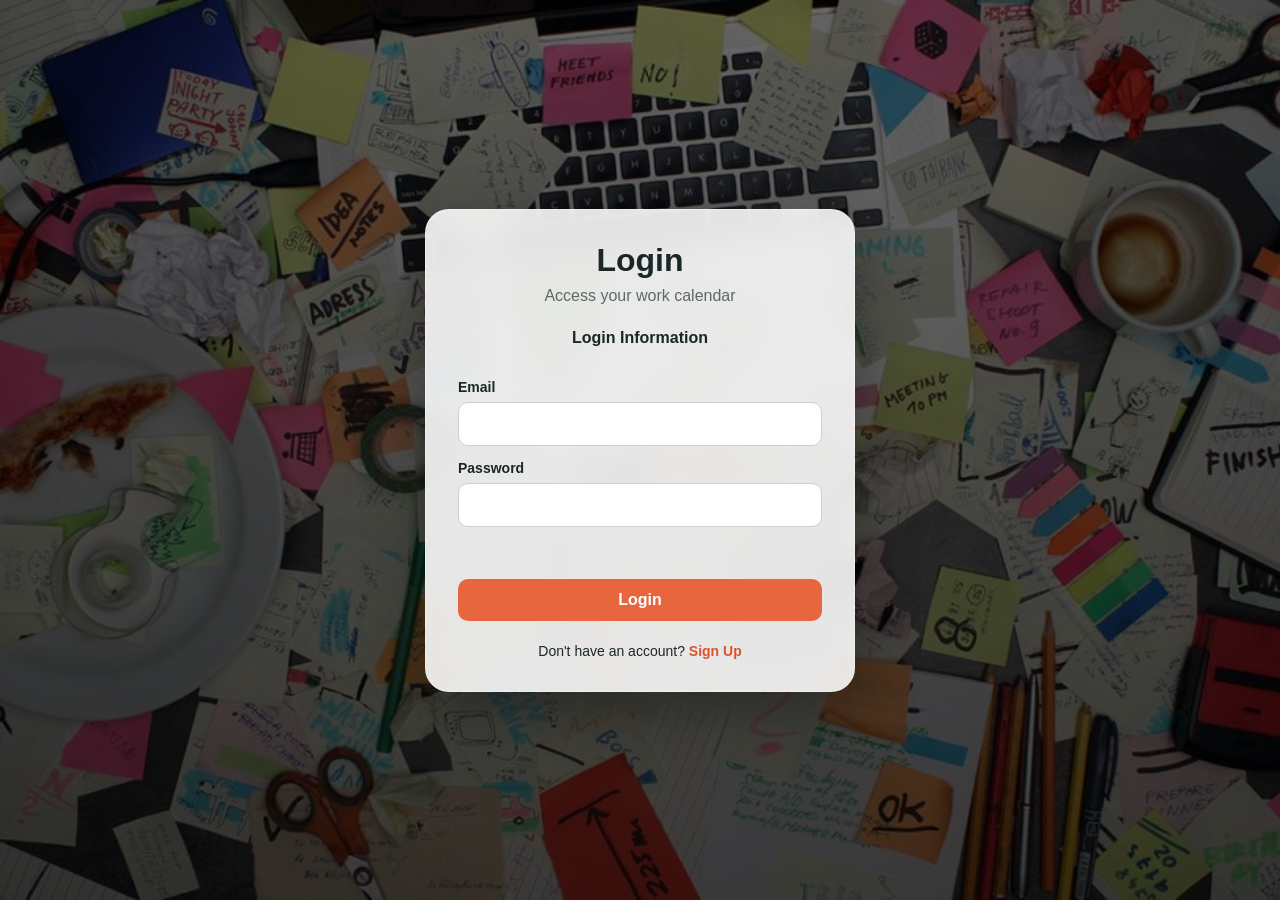
<file: index.html>
<!DOCTYPE html>
<html lang="en">
<head>
    <meta charset="UTF-8">
    <meta name="viewport" content="width=device-width, initial-scale=1.0">
    <meta name="theme-color" content="#e8663e">
    <title>Work Calendar — Login</title>
    <link rel="stylesheet" href="style.css">
</head>
<body class="auth-page">
    <main class="container">
        <h1>Login</h1>
        <p class="description">Access your work calendar</p>
        <form id="loginForm" novalidate>
            <fieldset>
                <legend>Login Information</legend>

                <label for="email">Email</label>
                <input type="email" id="email" name="email" autocomplete="email" required>

                <label for="password">Password</label>
                <input type="password" id="password" name="password" autocomplete="current-password" required>

                <p id="formMessage" class="form-message" role="alert" aria-live="polite"></p>
                <button type="submit" class="submit">Login</button>
            </fieldset>
        </form>
        <p class="link">Don't have an account? <a href="signup.html">Sign Up</a></p>
    </main>
    <script src="script.js"></script>
</body>
</html>
</file>
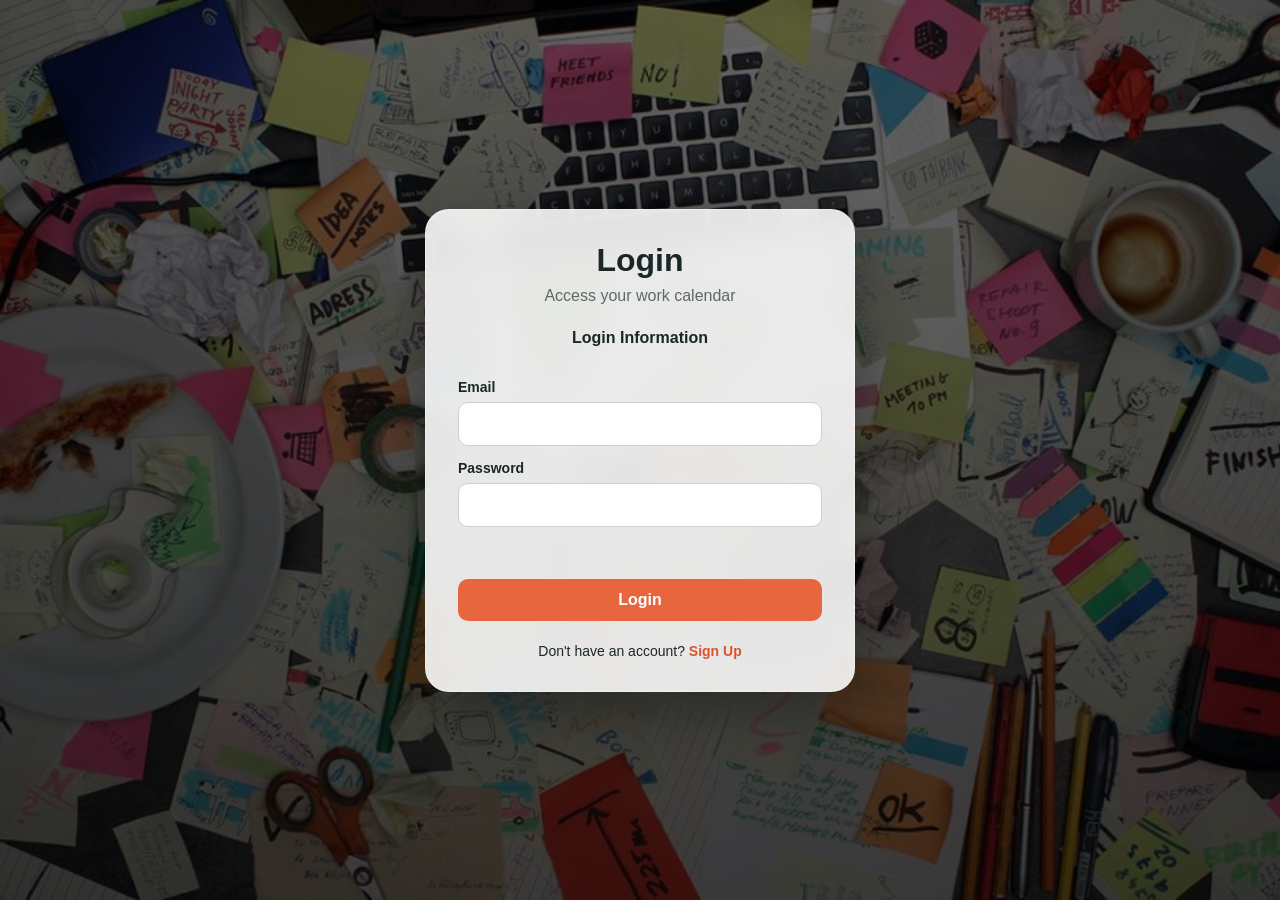
<file: main.html>
<!DOCTYPE html>
<html lang="en">
<head>
    <meta charset="UTF-8">
    <meta name="viewport" content="width=device-width, initial-scale=1.0">
    <meta name="theme-color" content="#263238">
    <title>Work Hours Calendar</title>
    <link rel="stylesheet" href="main.css">
</head>
<body>
    <main class="app-shell">
        <header class="app-header">
            <div>
                <p class="eyebrow">WORK CALENDAR</p>
                <h1>📅 Work Hours Calendar</h1>
                <p id="userGreeting" class="user-greeting"></p>
            </div>
            <button id="logoutBtn" class="secondary-btn" type="button">Log Out</button>
        </header>

        <section class="toolbar" aria-label="Calendar controls">
            <button id="expandBtn" class="primary-btn" type="button">Expand to Full Year</button>
            <button id="todayBtn" class="secondary-btn" type="button">Today</button>
        </section>

        <section class="calendar-card">
            <div id="calendar" aria-label="Work calendar"></div>
        </section>

        <section id="defaultSaveContainer" class="panel">
            <div class="panel-heading">
                <div>
                    <h2>Default Work Info</h2>
                    <p>Save your usual shift so you can reuse it quickly.</p>
                </div>
                <button id="fillDefaultBtn" class="secondary-btn" type="button">Fill Selected Day</button>
            </div>
            <div class="form-grid">
                <label>Start Time <input type="time" id="defaultStart"></label>
                <label>End Time <input type="time" id="defaultEnd"></label>
                <label>Hourly Pay ₩ <input type="number" id="defaultPay" min="0" step="100" inputmode="numeric"></label>
            </div>
            <div class="button-row">
                <button id="saveDefaultBtn" class="primary-btn" type="button">Save Default</button>
                <button id="clearDefaultBtn" class="secondary-btn" type="button">Clear Default</button>
            </div>
        </section>

        <section id="summary" class="summary-grid" aria-label="Work summary">
            <article class="summary-card">
                <span>Days Worked</span>
                <strong id="daysWorked">0</strong>
            </article>
            <article class="summary-card">
                <span>Total Hours</span>
                <strong id="totalHours">0.00</strong>
            </article>
            <article class="summary-card">
                <span>Unpaid Earnings</span>
                <strong>₩<span id="totalEarnings">0</span></strong>
            </article>
            <article class="summary-card">
                <span>Paid Earnings</span>
                <strong>₩<span id="paidEarnings">0</span></strong>
            </article>
        </section>
    </main>

    <div id="modalBackdrop" class="modal-backdrop" hidden></div>
    <section id="popup" class="popup" role="dialog" aria-modal="true" aria-labelledby="popupTitle" hidden>
        <div class="popup-header">
            <div>
                <p class="eyebrow">SHIFT DETAILS</p>
                <h2 id="popupTitle">Edit Work Day</h2>
            </div>
            <button id="closeBtn" class="icon-btn" type="button" aria-label="Close">×</button>
        </div>

        <div class="form-grid">
            <label>Start Time <input type="time" id="startTime"></label>
            <label>End Time <input type="time" id="endTime"></label>
            <label>Hourly Pay ₩ <input type="number" id="hourlyPay" min="0" step="100" inputmode="numeric"></label>
            <label>Break (minutes) <input type="number" id="breakMinutes" min="0" step="15" value="0" inputmode="numeric"></label>
        </div>

        <p id="shiftPreview" class="shift-preview">Enter your shift details.</p>
        <p id="popupMessage" class="form-message" role="alert" aria-live="polite"></p>

        <div class="button-row popup-actions">
            <button id="useSameBtn" class="secondary-btn" type="button">Use Previous Day</button>
            <button id="fillPopupDefaultBtn" class="secondary-btn" type="button">Use Default</button>
            <button id="saveBtn" class="primary-btn" type="button">Save</button>
            <button id="paidBtn" class="paid-btn" type="button">Mark Paid</button>
            <button id="deleteBtn" class="danger-btn" type="button">Delete</button>
        </div>
    </section>

    <script src="script.js"></script>
</body>
</html>
</file>
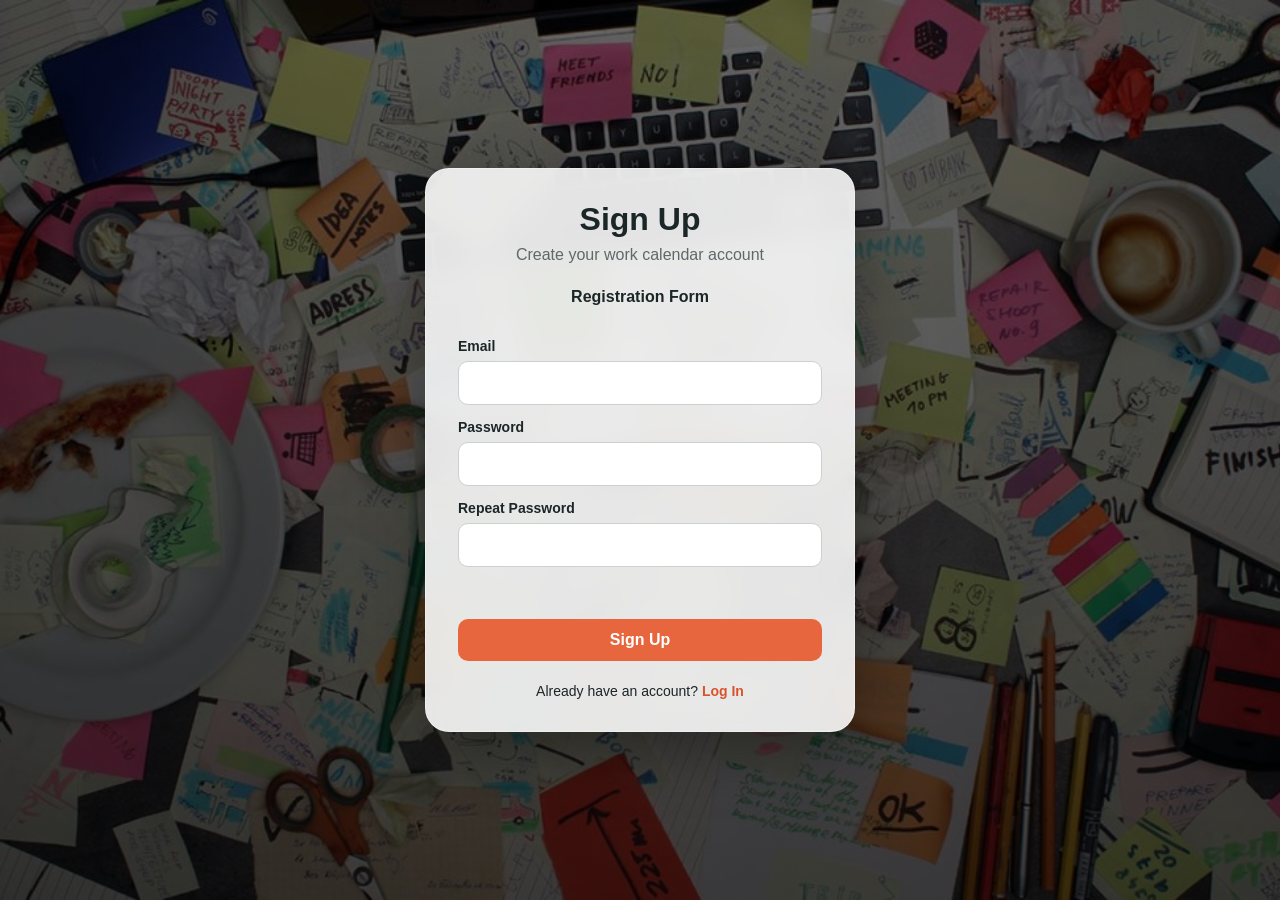
<file: signup.html>
<!DOCTYPE html>
<html lang="en">
<head>
    <meta charset="UTF-8">
    <meta name="viewport" content="width=device-width, initial-scale=1.0">
    <meta name="theme-color" content="#e8663e">
    <title>Work Calendar — Sign Up</title>
    <link rel="stylesheet" href="style.css">
</head>
<body class="auth-page">
    <main class="container">
        <h1>Sign Up</h1>
        <p class="description">Create your work calendar account</p>
        <form id="signupForm" novalidate>
            <fieldset>
                <legend>Registration Form</legend>

                <label for="email">Email</label>
                <input type="email" id="email" name="email" autocomplete="email" required>

                <label for="password">Password</label>
                <input type="password" id="password" name="password" minlength="6" autocomplete="new-password" required>

                <label for="repeat-password">Repeat Password</label>
                <input type="password" id="repeat-password" name="repeat-password" minlength="6" autocomplete="new-password" required>

                <p id="formMessage" class="form-message" role="alert" aria-live="polite"></p>
                <button type="submit" class="submit">Sign Up</button>
            </fieldset>
        </form>
        <p class="link">Already have an account? <a href="index.html">Log In</a></p>
    </main>
    <script src="script.js"></script>
</body>
</html>
</file>
<file: style.css>
* { box-sizing: border-box; }

html, body { min-height: 100%; }

body {
    margin: 0;
    min-height: 100vh;
    font-family: 'Segoe UI', Tahoma, Geneva, Verdana, sans-serif;
    color: #1b2626;
    background:
        linear-gradient(rgba(0, 0, 0, 0.58), rgba(0, 0, 0, 0.72)),
        url("besk_bg.jpg") center / cover fixed;
}

.auth-page {
    display: grid;
    place-items: center;
    padding: 24px;
}

.container {
    width: min(100%, 430px);
    padding: 32px;
    border: 1px solid rgba(255, 255, 255, 0.35);
    border-radius: 24px;
    background: rgba(255, 255, 255, 0.88);
    box-shadow: 0 20px 60px rgba(0, 0, 0, 0.35);
    backdrop-filter: blur(14px);
}

h1 { margin: 0 0 8px; text-align: center; }
.description { margin: 0 0 24px; text-align: center; color: #5f6969; }

fieldset {
    margin: 0;
    padding: 0;
    border: 0;
}

legend {
    width: 100%;
    margin-bottom: 18px;
    text-align: center;
    font-weight: 700;
}

label {
    display: block;
    margin: 14px 0 7px;
    font-size: 14px;
    font-weight: 600;
}

input {
    font: inherit;
}

input[type="text"], input[type="email"], input[type="password"] {
    width: 100%;
    padding: 12px 13px;
    border: 1px solid #cbd1d1;
    border-radius: 10px;
    background: #fff;
    outline: none;
    transition: border-color .2s, box-shadow .2s;
}

input:focus {
    border-color: #e8663e;
    box-shadow: 0 0 0 3px rgba(232, 102, 62, .15);
}

button.submit {
    width: 100%;
    margin-top: 20px;
    padding: 12px 20px;
    border: 0;
    border-radius: 10px;
    background: #e8663e;
    color: white;
    cursor: pointer;
    font-size: 16px;
    font-weight: 700;
    transition: transform .15s, background-color .2s;
}

button.submit:hover { background: #c94f2a; }
button.submit:active { transform: translateY(1px); }

.link { margin: 22px 0 0; text-align: center; font-size: 14px; }
.link a { color: #d9542e; font-weight: 700; text-decoration: none; }
.link a:hover { text-decoration: underline; }

.form-message { min-height: 20px; margin: 12px 0 0; font-size: 13px; color: #b42318; }
</file>
<file: main.css>
:root {
    --bg: #f3f5f6;
    --surface: #ffffff;
    --text: #1f292b;
    --muted: #697477;
    --border: #dce2e4;
    --accent: #e8663e;
    --accent-dark: #c94f2a;
    --worked: #e6f6ea;
    --worked-border: #8bc79a;
    --today: #e8f1ff;
    --paid: #eaf3ff;
    --danger: #c62828;
    --shadow: 0 12px 35px rgba(31, 41, 43, .08);
}

* { box-sizing: border-box; }
html { scroll-behavior: smooth; }
body {
    margin: 0;
    min-height: 100vh;
    padding: 24px 16px 48px;
    font-family: Inter, system-ui, -apple-system, BlinkMacSystemFont, "Segoe UI", sans-serif;
    color: var(--text);
    background: var(--bg);
}

button, input { font: inherit; }
button { cursor: pointer; }

.app-shell { width: min(1100px, 100%); margin: 0 auto; }
.app-header {
    display: flex;
    align-items: flex-start;
    justify-content: space-between;
    gap: 20px;
    margin-bottom: 20px;
}
.app-header h1 { margin: 2px 0 5px; font-size: clamp(1.6rem, 4vw, 2.2rem); }
.eyebrow { margin: 0; color: var(--accent-dark); font-size: 11px; font-weight: 800; letter-spacing: .12em; }
.user-greeting { margin: 0; color: var(--muted); font-size: 14px; }

.toolbar { display: flex; gap: 8px; margin-bottom: 14px; }
.primary-btn, .secondary-btn, .paid-btn, .danger-btn, .icon-btn {
    border: 0;
    border-radius: 9px;
    padding: 9px 13px;
    font-weight: 700;
    transition: transform .15s, opacity .15s, background .2s;
}
.primary-btn { color: #fff; background: var(--accent); }
.primary-btn:hover { background: var(--accent-dark); }
.secondary-btn { color: var(--text); background: #e8edef; }
.secondary-btn:hover { background: #dce3e6; }
.paid-btn { color: #174f2a; background: #d9f1df; }
.danger-btn { color: #fff; background: var(--danger); }
.icon-btn { padding: 2px 8px; color: var(--muted); background: transparent; font-size: 28px; line-height: 1; }
button:active { transform: translateY(1px); }
button:focus-visible { outline: 3px solid rgba(232, 102, 62, .3); outline-offset: 2px; }

.calendar-card, .panel, .summary-card {
    border: 1px solid var(--border);
    border-radius: 16px;
    background: var(--surface);
    box-shadow: var(--shadow);
}
.calendar-card { overflow-x: auto; padding: 12px; }
#calendar {
    display: grid;
    grid-template-columns: repeat(7, minmax(70px, 1fr));
    gap: 5px;
    min-width: 520px;
}
.month-title {
    grid-column: 1 / -1;
    padding: 12px 0 6px;
    text-align: center;
    font-size: 17px;
    font-weight: 800;
}
.day-name {
    padding: 8px 4px;
    color: var(--muted);
    text-align: center;
    font-size: 12px;
    font-weight: 800;
}
.day {
    position: relative;
    min-height: 74px;
    padding: 8px 6px;
    border: 1px solid var(--border);
    border-radius: 9px;
    background: #fff;
    white-space: pre-line;
    text-align: left;
    cursor: pointer;
    transition: border-color .15s, transform .15s, box-shadow .15s;
}
.day:hover { border-color: #b9c3c7; transform: translateY(-1px); box-shadow: 0 5px 15px rgba(0,0,0,.05); }
.day.empty { cursor: default; background: #fafbfb; }
.day.empty:hover { transform: none; box-shadow: none; }
.day.worked { border-color: var(--worked-border); background: var(--worked); }
.day.paid { border-color: #8ab4e8; background: var(--paid); }
.day.today { box-shadow: inset 0 0 0 2px #8fb5e5; }
.day-number { display: block; font-weight: 800; }
.day-details { display: block; margin-top: 5px; color: var(--muted); font-size: 11px; line-height: 1.35; }

.panel { margin-top: 16px; padding: 18px; }
.panel-heading { display: flex; align-items: center; justify-content: space-between; gap: 16px; margin-bottom: 12px; }
.panel h2 { margin: 0 0 3px; font-size: 17px; }
.panel-heading p { margin: 0; color: var(--muted); font-size: 13px; }
.form-grid { display: grid; grid-template-columns: repeat(3, 1fr); gap: 12px; }
.form-grid label { margin: 0; color: var(--muted); font-size: 12px; font-weight: 700; }
.form-grid input { width: 100%; margin-top: 6px; padding: 10px; border: 1px solid var(--border); border-radius: 9px; background: #fff; outline: none; }
.form-grid input:focus { border-color: var(--accent); box-shadow: 0 0 0 3px rgba(232, 102, 62, .12); }
.button-row { display: flex; flex-wrap: wrap; gap: 8px; margin-top: 14px; }

.summary-grid { display: grid; grid-template-columns: repeat(4, 1fr); gap: 12px; margin-top: 16px; }
.summary-card { padding: 17px; }
.summary-card span { color: var(--muted); font-size: 12px; font-weight: 700; }
.summary-card strong { display: block; margin-top: 7px; font-size: 22px; }

.modal-backdrop {
    position: fixed;
    inset: 0;
    z-index: 50;
    background: rgba(12, 18, 20, .48);
    backdrop-filter: blur(2px);
}
.popup {
    position: fixed;
    z-index: 60;
    top: 50%;
    left: 50%;
    width: min(520px, calc(100% - 28px));
    max-height: calc(100vh - 28px);
    overflow-y: auto;
    transform: translate(-50%, -50%);
    padding: 20px;
    border: 1px solid var(--border);
    border-radius: 16px;
    background: var(--surface);
    box-shadow: 0 25px 70px rgba(0,0,0,.25);
}
.popup-header { display: flex; align-items: flex-start; justify-content: space-between; margin-bottom: 16px; }
.popup h2 { margin: 3px 0 0; font-size: 20px; }
.shift-preview { margin: 14px 0 0; padding: 10px 12px; border-radius: 9px; background: #f3f6f7; color: var(--text); font-size: 13px; font-weight: 700; }
.popup-actions { justify-content: flex-end; }

[hidden] { display: none !important; }

@media (max-width: 760px) {
    body { padding: 14px 10px 32px; }
    .app-header { align-items: center; }
    .app-header h1 { font-size: 1.45rem; }
    .summary-grid { grid-template-columns: repeat(2, 1fr); }
    .form-grid { grid-template-columns: 1fr; }
    .panel-heading { align-items: flex-start; flex-direction: column; }
    .calendar-card { padding: 7px; }
    #calendar { min-width: 0; grid-template-columns: repeat(7, minmax(0, 1fr)); gap: 3px; }
    .day { min-height: 66px; padding: 6px 4px; }
    .day-name { font-size: 10px; }
    .day-details { font-size: 9px; }
    .popup-actions { justify-content: stretch; }
    .popup-actions button { flex: 1 1 45%; }
}

@media (max-width: 430px) {
    .app-header { gap: 8px; }
    .secondary-btn, .primary-btn, .paid-btn, .danger-btn { padding: 8px 10px; font-size: 12px; }
    .day { min-height: 58px; }
    .day-details { display: none; }
}
</file>
